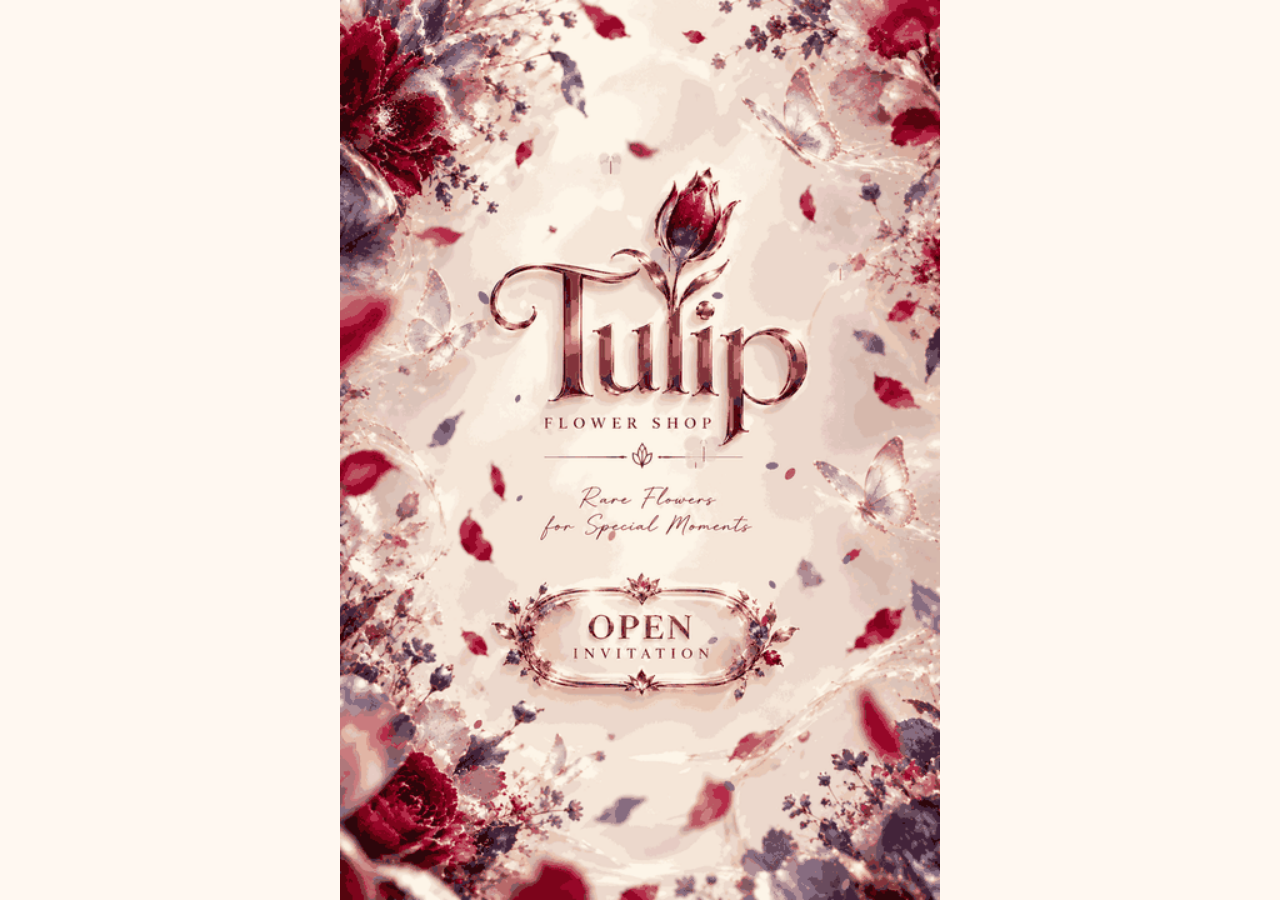
<file: index.html>
<!doctype html>
<html lang="en">
<head>
<meta charset="utf-8">
<meta name="viewport" content="width=device-width, initial-scale=1, viewport-fit=cover">
<meta name="theme-color" content="#fff8f1">
<title>Tulip Flower Shop — Invitation</title>
<link rel="stylesheet" href="style.css">
</head>
<body class="cover-page">
<main class="invitation" aria-label="Tulip Flower Shop invitation cover">
  <img class="artwork" src="cover.gif" alt="Tulip Flower Shop invitation with rare flowers and butterflies">
  <a class="cover-open hit-area" href="page2.html" aria-label="Open invitation"></a>
</main>

<audio id="invitationMusic" src="music.mp3" autoplay loop preload="auto"></audio>
<script>
(function () {
  const music = document.getElementById('invitationMusic');
  music.volume = 0.8;
  const tryPlay = () => music.play().catch(() => {});
  tryPlay();
  document.addEventListener('pointerdown', tryPlay, { once: true });
  document.addEventListener('keydown', tryPlay, { once: true });
})();
</script>

</body>
</html>
</file>
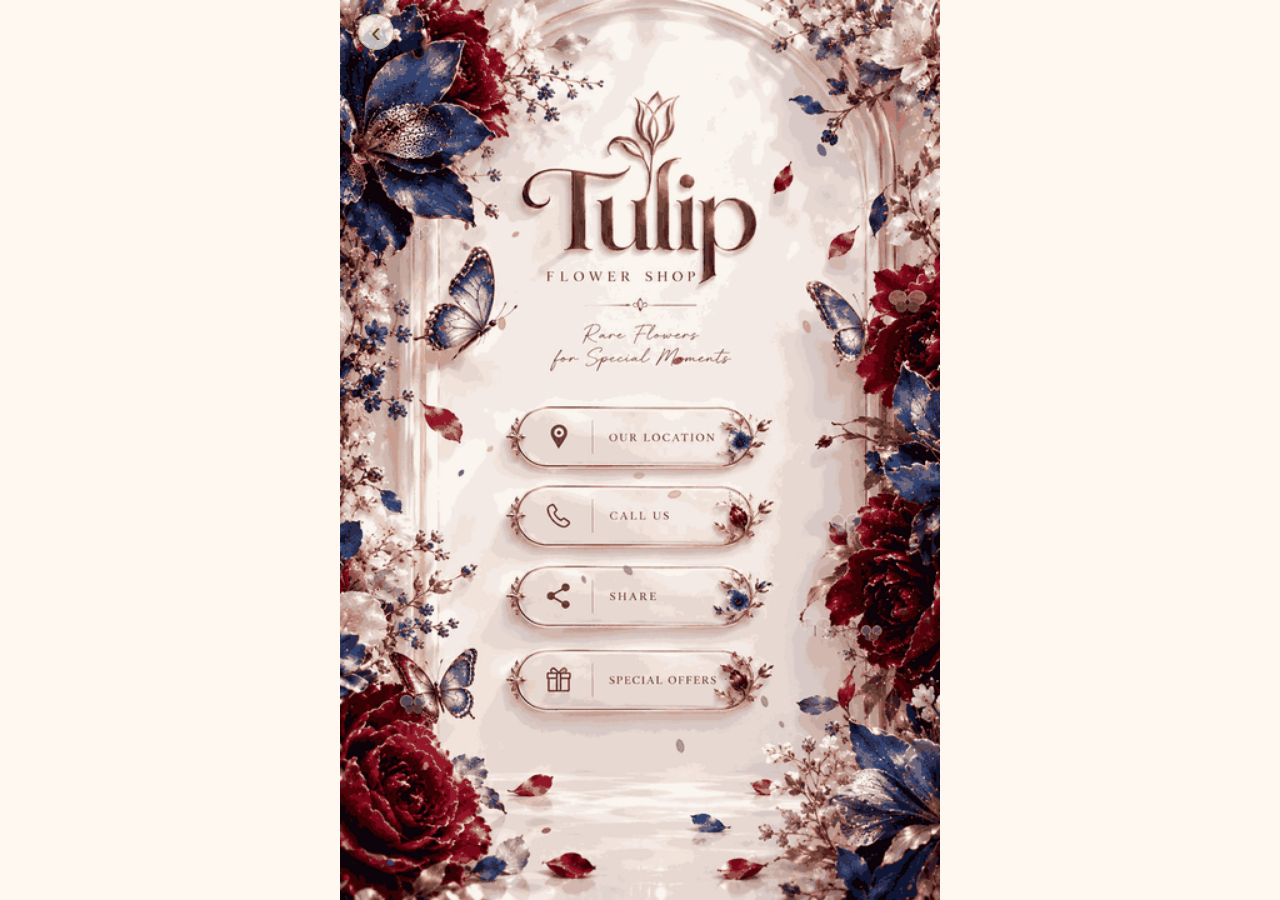
<file: page2.html>
<!doctype html>
<html lang="en">
<head>
<meta charset="utf-8">
<meta name="viewport" content="width=device-width, initial-scale=1, viewport-fit=cover">
<meta name="theme-color" content="#fff8f1">
<title>Tulip Flower Shop — Details</title>
<link rel="stylesheet" href="style.css">
</head>
<body>
<main class="invitation" aria-label="Tulip Flower Shop invitation details">
  <img class="artwork" src="page2.gif" alt="Tulip Flower Shop invitation details with rare flowers and butterflies">
  <a class="back-link" href="index.html" aria-label="Back to invitation cover" title="Back">‹</a>
  <a class="button-hit location-hit" href="https://www.google.com/maps/search/?api=1&query=Tulip+Flower+Shop" target="_blank" rel="noopener" aria-label="Our location"></a>
  <a class="button-hit call-hit" href="https://www.google.com/search?q=Tulip+Flower+Shop+contact+phone+number" target="_blank" rel="noopener" aria-label="Find Tulip Flower Shop phone number"></a>
  <button class="button-hit share-hit" id="shareButton" type="button" aria-label="Share invitation"></button>
  <button class="button-hit offers-hit" id="offersButton" type="button" aria-label="Special offers"></button>
  <section class="offers-panel" id="offersPanel" hidden aria-live="polite">
    <button class="panel-close" id="closeOffers" aria-label="Close offers">×</button>
    <h1>Special Offers</h1>
    <p>Discover our rare flowers and seasonal arrangements.</p>
    <p>Contact Tulip Flower Shop to ask about current offers.</p>
    <a href="https://www.google.com/search?q=Tulip+Flower+Shop+special+offers" target="_blank" rel="noopener">Explore offers</a>
  </section>
  <div class="toast" id="toast" role="status" aria-live="polite"></div>
</main>
<script src="script.js"></script>

<audio id="invitationMusic" src="music.mp3" autoplay loop preload="auto"></audio>
<script>
(function () {
  const music = document.getElementById('invitationMusic');
  music.volume = 0.8;
  const tryPlay = () => music.play().catch(() => {});
  tryPlay();
  document.addEventListener('pointerdown', tryPlay, { once: true });
  document.addEventListener('keydown', tryPlay, { once: true });
})();
</script>

</body>
</html>
</file>
<file: style.css>
* { box-sizing: border-box; }
html, body { margin: 0; min-height: 100%; background: #fff8f1; }
body { font-family: Georgia, "Times New Roman", serif; min-height: 100vh; min-height: 100svh; display: flex; align-items: center; justify-content: center; }
.invitation {
  position: relative;
  width: min(100vw, 66.6667vh);
  margin: auto;
  aspect-ratio: 2 / 3;
  overflow: hidden;
  background: #fff8f1;
}
.artwork { display:block; width:100%; height:100%; object-fit:fill; }
.hit-area, .button-hit { position:absolute; display:block; background:transparent; border:0; padding:0; cursor:pointer; -webkit-tap-highlight-color:transparent; }
.cover-open { left:25%; top:66.8%; width:50%; height:11.2%; border-radius:999px; }
.button-hit:focus-visible, .cover-open:focus-visible { outline: 3px solid #9c6a34; outline-offset: 2px; }
.button-hit { left:27%; width:46%; height:6.7%; border-radius:999px; }
.location-hit { top:47.2%; }
.call-hit { top:56.3%; }
.share-hit { top:65.4%; }
.offers-hit { top:74.7%; }
.back-link {
 position:absolute; top:1.5%; left:3%; width:36px; height:36px;
 display:flex; align-items:center; justify-content:center; text-decoration:none;
 color:#70481f; font: 30px/1 Arial; background:rgba(255,250,243,.72);
 border:1px solid rgba(160,116,62,.4); border-radius:50%;
}
.offers-panel {
 position:absolute; z-index:5; left:12%; right:12%; top:35%;
 padding:22px 18px; text-align:center; color:#634324;
 background:rgba(255,250,244,.97); border:2px solid #cba66e;
 border-radius:22px; box-shadow:0 8px 32px #50351f45;
}
.offers-panel h1 { margin:0 0 10px; font-size:clamp(22px,5vw,32px); }
.offers-panel p { font-size:clamp(13px,3vw,17px); line-height:1.45; }
.offers-panel a { display:inline-block; padding:10px 16px; margin-top:6px; color:#fff; background:#8c5e31; border-radius:20px; text-decoration:none; }
.panel-close { position:absolute; right:10px; top:6px; border:0; background:transparent; font-size:25px; color:#634324; cursor:pointer; }
.toast { position:absolute; left:12%; right:12%; bottom:3%; text-align:center; color:#634324; font:14px Arial,sans-serif; }
@media (min-aspect-ratio: 2/3) {
 .invitation { height:min(100vh, 100svh); width:min(66.6667vh, 66.6667svh); }
}
</file>
